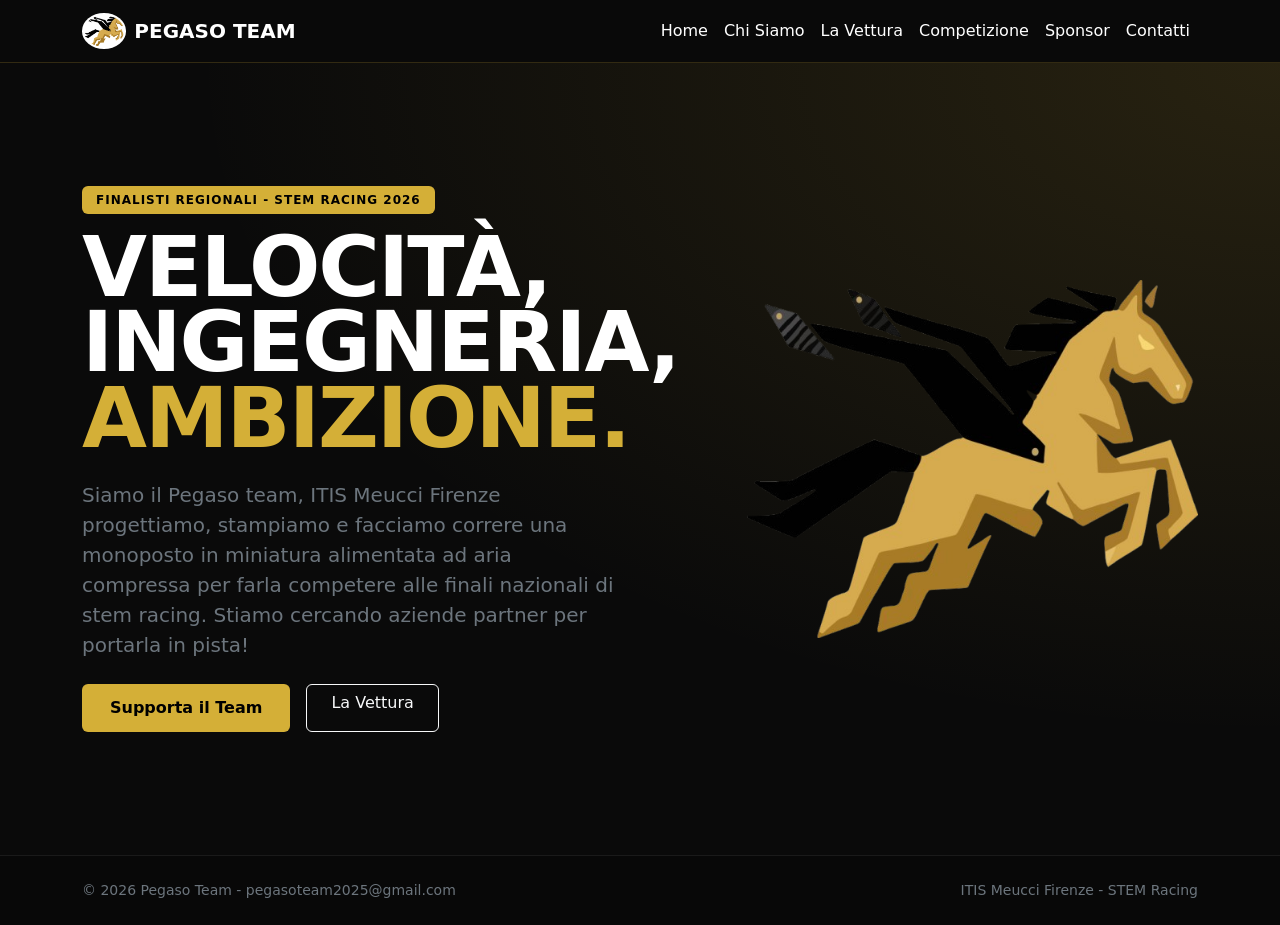
<file: index.html>
<!DOCTYPE html>
<html lang="it">

<head>
    <meta charset="UTF-8">
    <meta name="viewport" content="width=device-width, initial-scale=1.0">
    <!-- CSS BOOTSTRAP -->
    <link href="https://cdn.jsdelivr.net/npm/bootstrap@5.3.8/dist/css/bootstrap.min.css" rel="stylesheet">
    <!-- ICONE BOOTSTRAP -->
    <link rel="stylesheet" href="https://cdn.jsdelivr.net/npm/bootstrap-icons@1.13.1/font/bootstrap-icons.min.css">
    <!-- CSS PERSONALE -->
    <link rel="stylesheet" href="./css/style.css">
    <title>Pegaso Team | ITIS Meucci - STEM Racing Italy</title>
</head>

<body>
    <!-- NAVBAR -->
    <nav class="navbar navbar-expand-lg sticky-top" data-bs-theme="dark">
        <div class="container">
            <a class="navbar-brand d-flex align-items-center gap-2 text-white" href="index.html">
                <img src="./images/logo_pegaso.png" style="height:36px;background:white;border-radius:50%;padding:2px;"
                    alt="Pegaso">
                <span class="fw-bold">PEGASO TEAM</span>
            </a>
            <button class="navbar-toggler" type="button" data-bs-toggle="collapse" data-bs-target="#navbarNav">
                <span class="navbar-toggler-icon"></span>
            </button>
            <div class="collapse navbar-collapse" id="navbarNav">
                <ul class="navbar-nav ms-auto align-items-lg-center">
                    <li class="nav-item"><a class="nav-link active text-white" href="index.html">Home</a></li>
                    <li class="nav-item"><a class="nav-link text-white" href="./pages/chi-siamo.html">Chi Siamo</a></li>
                    <li class="nav-item"><a class="nav-link text-white" href="./pages/vettura.html">La Vettura</a></li>
                    <li class="nav-item"><a class="nav-link text-white"
                            href="./pages/competizione.html">Competizione</a></li>
                    <li class="nav-item"><a class="nav-link text-white" href="./pages/sponsor.html">Sponsor</a></li>
                    <li class="nav-item"><a class="nav-link text-white" href="./pages/contatti.html">Contatti</a></li>
                </ul>
            </div>
        </div>
    </nav>
    <!-- INFO GENERALI -->
    <div class="hero">
        <div class="container">
            <div class="row align-items-center g-4">
                <div class="col-12 col-lg-7 col-md-12 col-sm-12">
                    <span class="badge badge-gold mb-3">FINALISTI REGIONALI - STEM RACING 2026</span>
                    <h1>VELOCITÀ,<br>INGEGNERIA,<br><span>AMBIZIONE.</span></h1>
                    <p class="lead text-secondary mt-4 col-12 col-lg-10">
                        Siamo il Pegaso team, ITIS Meucci Firenze progettiamo, stampiamo e facciamo correre una
                        monoposto in miniatura alimentata ad aria compressa per farla competere alle finali nazionali di stem
                        racing.
                        Stiamo cercando aziende partner per portarla in pista!
                    </p>
                    <div class="d-flex gap-3 mt-4 flex-wrap">
                        <a href="./pages/sponsor.html" class="btn btn-gold">Supporta il Team</a>
                        <a href="./pages/vettura.html" class="btn btn-outline-light px-4">La Vettura</a>
                    </div>
                </div>
                <div class="col-12 col-lg-5 col-md-12 col-sm-12 text-center">
                    <img src="./images/logo_pegaso.png" class="img-fluid logo-pegaso-hero logo-senza-sfondo"
                        alt="Logo Pegaso Team">
                </div>
            </div>
        </div>
    </div>
    <!-- FOOTER -->
    <footer class="py-4 text-center text-secondary small">
        <div class="container d-flex flex-column flex-md-row justify-content-between">
            <span>© 2026 Pegaso Team - pegasoteam2025@gmail.com</span>
            <span>ITIS Meucci Firenze - STEM Racing</span>
        </div>
    </footer>

    <!-- JS BOOTSTRAP -->
    <script src="https://cdn.jsdelivr.net/npm/bootstrap@5.3.8/dist/js/bootstrap.bundle.min.js"
        integrity="sha384-FKyoEForCGlyvwx9Hj09JcYn3nv7wiPVlz7YYwJrWVcXK/BmnVDxM+D2scQbITxI"
        crossorigin="anonymous"></script>
</body>

</html>
</file>
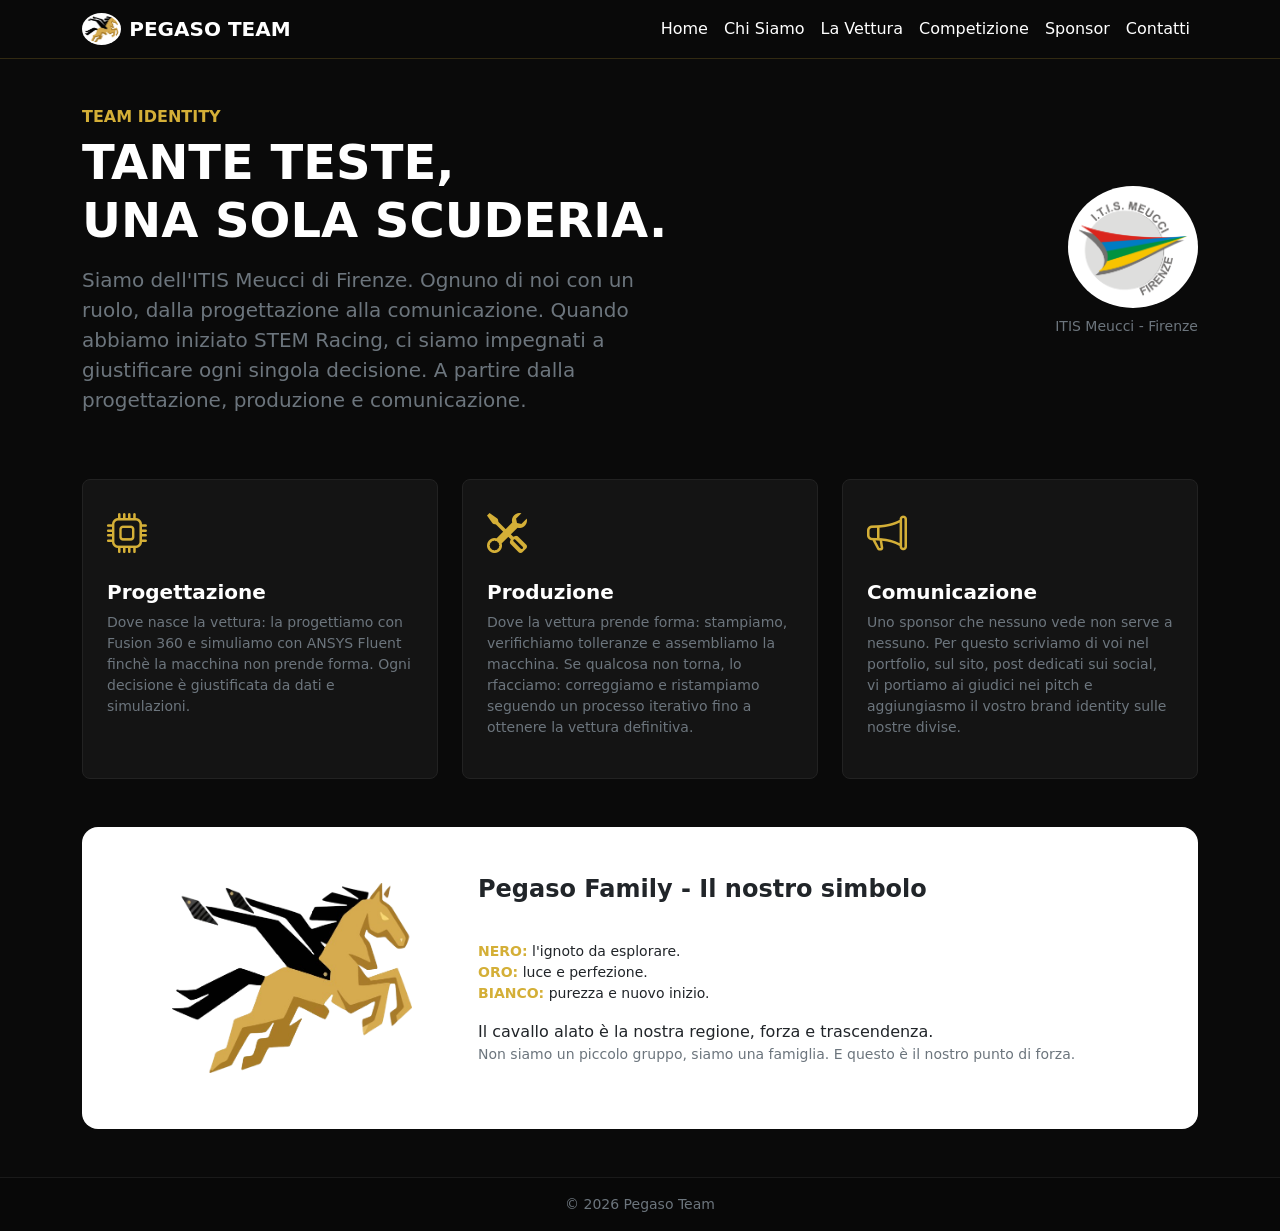
<file: pages/chi-siamo.html>
<!DOCTYPE html>
<html lang="en">

<head>
    <meta charset="UTF-8">
    <meta name="viewport" content="width=device-width, initial-scale=1.0">
    <!-- CSS BOOTSTRAP -->
    <link href="https://cdn.jsdelivr.net/npm/bootstrap@5.3.8/dist/css/bootstrap.min.css" rel="stylesheet"
        integrity="sha384-sRIl4kxILFvY47J16cr9ZwB07vP4J8+LH7qKQnuqkuIAvNWLzeN8tE5YBujZqJLB" crossorigin="anonymous">
    <!-- ICONE BOOTSTRAP -->
    <link rel="stylesheet" href="https://cdn.jsdelivr.net/npm/bootstrap-icons@1.13.1/font/bootstrap-icons.min.css">
    <!-- CSS PERSONALE -->
    <link rel="stylesheet" href="../css/style.css">
    <title>Chi Siamo | Pegaso Team</title>
</head>

<body>
    <!-- NAVBAR -->
    <nav class="navbar navbar-expand-lg sticky-top" data-bs-theme="dark">
        <div class="container">
            <a class="navbar-brand d-flex align-items-center gap-2 text-white" href="../index.html">
                <img src="../images/logo_pegaso.png" class="logo-pegaso-nav" alt="Pegaso"
                    style="height:32px;background:white;border-radius:50%;padding:2px;">
                <span class="fw-bold">PEGASO TEAM</span>
            </a>
            <button class="navbar-toggler" type="button" data-bs-toggle="collapse" data-bs-target="#navbarNav">
                <span class="navbar-toggler-icon"></span>
            </button>
            <div class="collapse navbar-collapse" id="navbarNav">
                <ul class="navbar-nav ms-auto">
                    <li class="nav-item"><a class="nav-link text-white" href="../index.html">Home</a></li>
                    <li class="nav-item"><a class="nav-link text-white" href="chi-siamo.html">Chi Siamo</a></li>
                    <li class="nav-item"><a class="nav-link active text-white" href="vettura.html">La Vettura</a></li>
                    <li class="nav-item"><a class="nav-link text-white" href="competizione.html">Competizione</a></li>
                    <li class="nav-item"><a class="nav-link text-white" href="sponsor.html">Sponsor</a></li>
                    <li class="nav-item"><a class="nav-link text-white" href="contatti.html">Contatti</a></li>
                </ul>
            </div>
        </div>
    </nav>

    <!-- TEAM IDENTITY -->
    <div class="container py-5">
        <div class="row mb-5 align-items-center g-4">
            <div class="col-12 col-lg-8 col-md-12 col-sm-12">
                <h6 class="gold-text fw-bold">TEAM IDENTITY</h6>
                <h1 class="display-5 fw-bold">TANTE TESTE,<br>UNA SOLA SCUDERIA.</h1>
                <p class="text-secondary lead mt-3 col-12 col-lg-10">
                    Siamo dell'ITIS Meucci di Firenze.
                    Ognuno di noi con un ruolo, dalla progettazione alla comunicazione.
                    Quando abbiamo iniziato STEM Racing, ci siamo impegnati a giustificare ogni singola decisione.
                    A partire dalla progettazione, produzione e comunicazione.
                </p>
            </div>
            <div class="col-12 col-lg-4 col-md-12 col-sm-12 text-lg-end text-center">
                <!-- LOGO MEUCCI - CHI SIAMO -->
                <img src="../images/logo_meucci.png" class="bg-white rounded-circle p-2" style="width:130px;"
                    alt="Logo ITIS Meucci">
                <p class="small text-secondary mt-2">ITIS Meucci - Firenze</p>
            </div>
        </div>
        <!-- DIVISIONE COMPITI -->
        <div class="row g-4">
            <div class="col-12 col-lg-4 col-md-6 col-sm-12">
                <div class="card-dark p-4 rounded-3 h-100">
                    <i class="bi bi-cpu fs-1 gold-text"></i>
                    <h5 class="mt-3 fw-bold">Progettazione</h5>
                    <p class="small text-secondary">
                        Dove nasce la vettura: la progettiamo con Fusion 360 e simuliamo con ANSYS Fluent finchè la
                        macchina non prende forma.
                        Ogni decisione è giustificata da dati e simulazioni.
                    </p>
                </div>
            </div>
            <div class="col-12 col-lg-4 col-md-6 col-sm-12">
                <div class="card-dark p-4 rounded-3 h-100">
                    <i class="bi bi-tools fs-1 gold-text"></i>
                    <h5 class="mt-3 fw-bold">Produzione</h5>
                    <p class="small text-secondary">
                        Dove la vettura prende forma: stampiamo, verifichiamo tolleranze e assembliamo la macchina. Se
                        qualcosa non torna, lo rfacciamo: correggiamo e ristampiamo seguendo un processo iterativo fino
                        a ottenere la vettura definitiva.
                    </p>
                </div>
            </div>
            <div class="col-12 col-lg-4 col-md-12 col-sm-12">
                <div class="card-dark p-4 rounded-3 h-100">
                    <i class="bi bi-megaphone fs-1 gold-text"></i>
                    <h5 class="mt-3 fw-bold">Comunicazione</h5>
                    <p class="small text-secondary">
                        Uno sponsor che nessuno vede non serve a nessuno. Per questo scriviamo di voi nel portfolio, sul
                        sito, post dedicati sui social, vi portiamo ai giudici nei pitch e aggiungiasmo il vostro brand
                        identity sulle nostre divise.
                    </p>
                </div>
            </div>
        </div>

        <!-- PRESENTAZIONE DEI COLORI DEL TEAM -->
        <div class="bg-white text-dark rounded-4 p-4 p-lg-5 mt-5">
            <div class="row align-items-center g-4">
                <div class="col-12 col-lg-4 col-md-12 col-sm-12 text-center">
                    <img src="../images/logo_pegaso.png" class="img-fluid" style="max-width:240px;" alt="Logo Pegaso">
                </div>
                <div class="col-12 col-lg-8 col-md-12 col-sm-12">
                    <h4 class="fw-bold">Pegaso Family - Il nostro simbolo</h4>
                    <p class="small mt-3">
                        <strong class="gold-text"> <br> NERO:</strong> l'ignoto da esplorare.
                        <strong class="gold-text"> <br> ORO:</strong> luce e perfezione.
                        <strong class="gold-text"> <br> BIANCO:</strong> purezza e nuovo inizio.



                    </p>

                    <p class="mb-0">
                        Il cavallo alato è la nostra regione, forza e trascendenza.
                    </p>

                    <p class="small text-secondary">
                        Non siamo un piccolo gruppo, siamo una famiglia. E questo è il nostro punto di forza.
                    </p>
                </div>
            </div>
        </div>
    </div>

    <!-- FOOTER -->
    <footer class="py-3 text-center text-secondary small">© 2026 Pegaso Team</footer>

    <!-- JS BOOTSTRAP -->
    <script src="https://cdn.jsdelivr.net/npm/bootstrap@5.3.8/dist/js/bootstrap.bundle.min.js"
        integrity="sha384-FKyoEForCGlyvwx9Hj09JcYn3nv7wiPVlz7YYwJrWVcXK/BmnVDxM+D2scQbITxI"
        crossorigin="anonymous"></script>
</body>

</html>
</file>
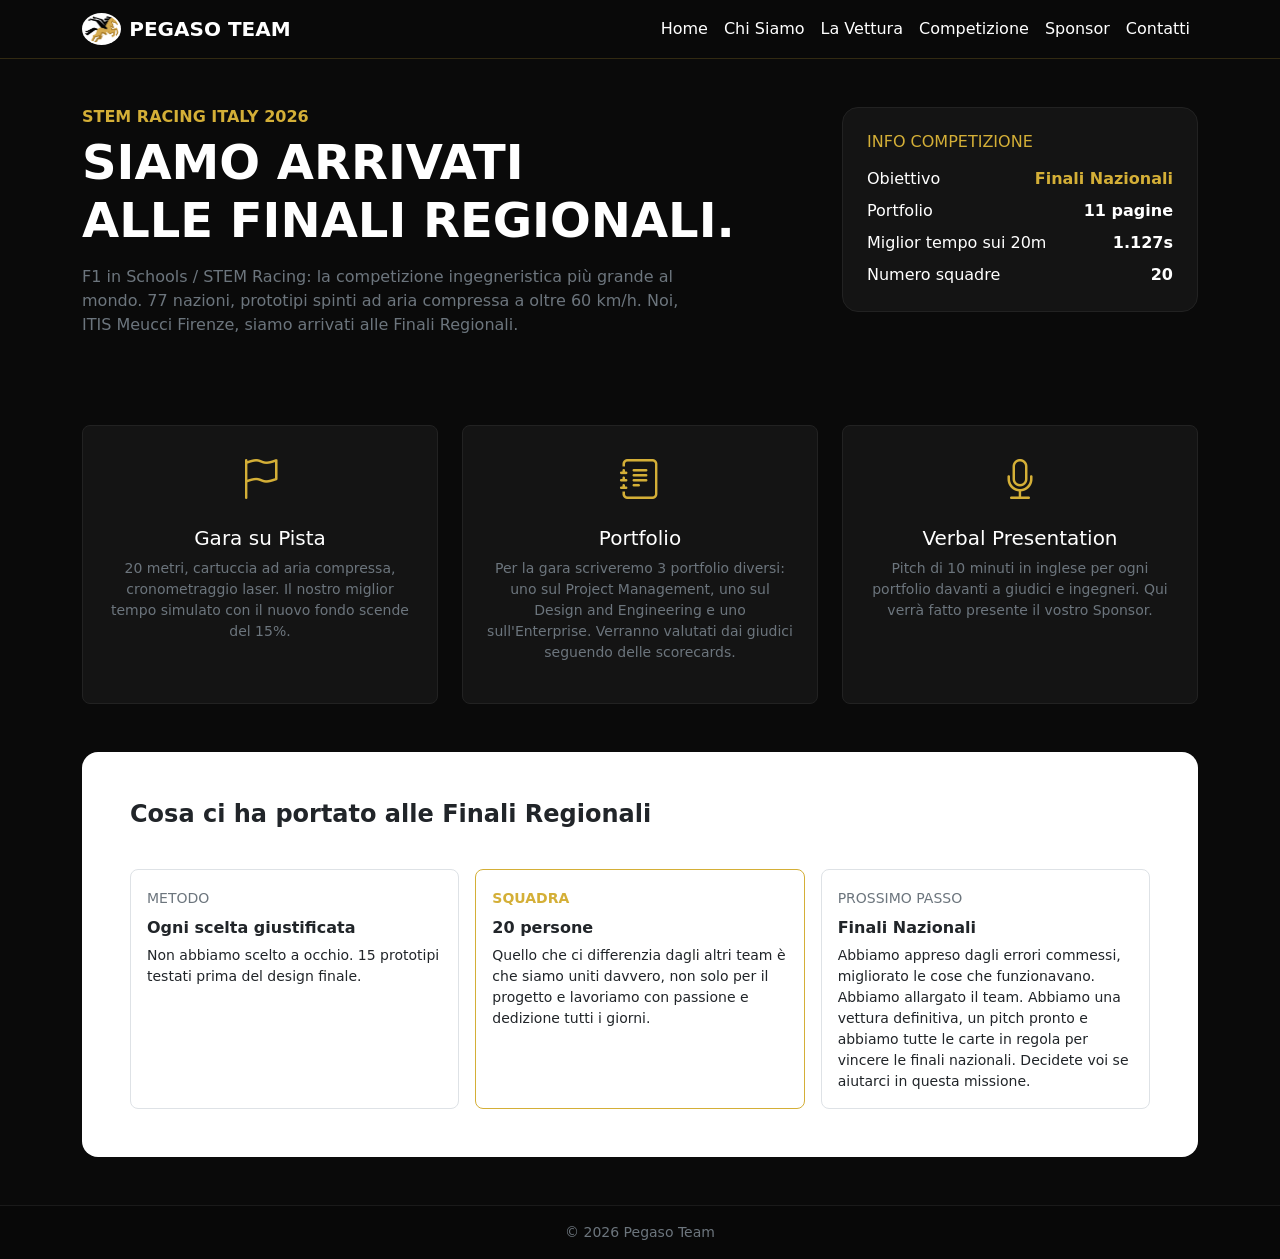
<file: pages/competizione.html>
<!DOCTYPE html>
<html lang="it">

<head>
    <meta charset="UTF-8">
    <meta name="viewport" content="width=device-width, initial-scale=1.0">
    <!-- CSS BOOTSTRAP -->
    <link href="https://cdn.jsdelivr.net/npm/bootstrap@5.3.8/dist/css/bootstrap.min.css" rel="stylesheet"
        integrity="sha384-sRIl4kxILFvY47J16cr9ZwB07vP4J8+LH7qKQnuqkuIAvNWLzeN8tE5YBujZqJLB" crossorigin="anonymous">
    <!-- ICONE BOOTSTRAP -->
    <link rel="stylesheet" href="https://cdn.jsdelivr.net/npm/bootstrap-icons@1.13.1/font/bootstrap-icons.min.css">
    <!-- CSS PERSONALE -->
    <link rel="stylesheet" href="../css/style.css">
    <title>Competizione | Pegaso Team</title>
</head>

<body>
    <!-- NAVBAR -->
    <nav class="navbar navbar-expand-lg sticky-top" data-bs-theme="dark">
        <div class="container">
            <a class="navbar-brand d-flex align-items-center gap-2 text-white" href="../index.html">
                <img src="../images/logo_pegaso.png" class="logo-pegaso-nav" alt="Pegaso"
                    style="height:32px;background:white;border-radius:50%;padding:2px;">
                <span class="fw-bold">PEGASO TEAM</span>
            </a>
            <button class="navbar-toggler" type="button" data-bs-toggle="collapse" data-bs-target="#navbarNav">
                <span class="navbar-toggler-icon"></span>
            </button>
            <div class="collapse navbar-collapse" id="navbarNav">
                <ul class="navbar-nav ms-auto">
                    <li class="nav-item"><a class="nav-link text-white" href="../index.html">Home</a></li>
                    <li class="nav-item"><a class="nav-link text-white" href="chi-siamo.html">Chi Siamo</a></li>
                    <li class="nav-item"><a class="nav-link text-white" href="vettura.html">La Vettura</a></li>
                    <li class="nav-item"><a class="nav-link active text-white" href="competizione.html">Competizione</a>
                    </li>
                    <li class="nav-item"><a class="nav-link text-white" href="sponsor.html">Sponsor</a></li>
                    <li class="nav-item"><a class="nav-link text-white" href="contatti.html">Contatti</a></li>
                </ul>
            </div>
        </div>
    </nav>

    <!-- PANORAMICA DI PRESENTAZIONE -->
    <div class="container py-5">
        <div class="row">
            <div class="col-12 col-lg-8 col-md-12 col-sm-12">
                <h6 class="gold-text fw-bold">STEM RACING ITALY 2026</h6>
                <h1 class="display-5 fw-bold">SIAMO ARRIVATI<br>ALLE FINALI REGIONALI.</h1>
                <p class="text-secondary mt-3 col-12 col-lg-10">
                    F1 in Schools / STEM Racing: la competizione ingegneristica più grande al mondo.
                    77 nazioni, prototipi spinti ad aria compressa a oltre 60 km/h.
                    Noi, ITIS Meucci Firenze, siamo arrivati alle Finali Regionali.
                </p>
            </div>
            <div class="col-12 col-lg-4 col-md-12 col-sm-12 mt-4 mt-lg-0">
                <div class="card-dark p-4 rounded-4">
                    <h6 class="gold-text">INFO COMPETIZIONE</h6>
                    <div class="d-flex justify-content-between mt-3">
                        <span>Obiettivo</span><strong class="gold-text">Finali Nazionali</strong>
                    </div>
                    <div class="d-flex justify-content-between mt-2">
                        <span>Portfolio</span><strong>11 pagine</strong>
                    </div>
                    <div class="d-flex justify-content-between mt-2">
                        <span>Miglior tempo sui 20m</span><strong>1.127s</strong>
                    </div>
                    <div class="d-flex justify-content-between mt-2">
                        <span>Numero squadre</span><strong>20</strong>
                    </div>
                </div>
            </div>
        </div>

        <!-- INFORMAZIONI GARA -->
        <div class="row g-4 mt-5">
            <div class="col-12 col-lg-4 col-md-6 col-sm-12">
                <div class="card-dark p-4 rounded-3 h-100 text-center">
                    <i class="bi bi-flag fs-1 gold-text"></i>
                    <h5 class="mt-3">Gara su Pista</h5>
                    <p class="small text-secondary">20 metri, cartuccia ad aria compressa, cronometraggio laser. Il
                        nostro miglior tempo simulato con il nuovo fondo scende del 15%.</p>
                </div>
            </div>

            <div class="col-12 col-lg-4 col-md-6 col-sm-12">
                <div class="card-dark p-4 rounded-3 h-100 text-center">
                    <i class="bi bi-journal-text fs-1 gold-text"></i>
                    <h5 class="mt-3">Portfolio</h5>
                    <p class="small text-secondary">Per la gara scriveremo 3 portfolio diversi: uno sul Project
                        Management, uno sul Design and Engineering e uno sull'Enterprise. Verranno valutati dai giudici
                        seguendo delle scorecards.</p>
                </div>
            </div>
            <div class="col-12 col-lg-4 col-md-12 col-sm-12">
                <div class="card-dark p-4 rounded-3 h-100 text-center">
                    <i class="bi bi-mic fs-1 gold-text"></i>
                    <h5 class="mt-3">Verbal Presentation</h5>
                    <p class="small text-secondary">Pitch di 10 minuti in inglese per ogni portfolio davanti a giudici e
                        ingegneri. Qui verrà fatto presente il vostro Sponsor.</p>
                </div>
            </div>
        </div>

        <!-- COME SIAMO ARRIVATI ALLE FINALI REGIONALI -->
        <div class="bg-white text-dark rounded-4 p-4 p-lg-5 mt-5">
            <h4 class="fw-bold">Cosa ci ha portato alle Finali Regionali</h4>
            <div class="row mt-4 g-3">
                <div class="col-12 col-md-4 col-sm-12">
                    <div class="border rounded-3 p-3 h-100">
                        <small class="text-secondary">METODO</small>
                        <h6 class="mt-2 fw-bold">Ogni scelta giustificata</h6>
                        <p class="small mb-0">Non abbiamo scelto a occhio. 15 prototipi testati prima del design finale.
                        </p>
                    </div>
                </div>
                <div class="col-12 col-md-4 col-sm-12">
                    <div class="border rounded-3 p-3 h-100" style="border-color:var(--gold)!important;">
                        <small class="gold-text fw-bold">SQUADRA</small>
                        <h6 class="mt-2 fw-bold">20 persone</h6>
                        <p class="small mb-0">Quello che ci differenzia dagli altri team è che siamo uniti davvero, non
                            solo per il progetto e lavoriamo con passione e dedizione tutti i giorni.</p>
                    </div>
                </div>
                <div class="col-12 col-md-4 col-sm-12">
                    <div class="border rounded-3 p-3 h-100">
                        <small class="text-secondary">PROSSIMO PASSO</small>
                        <h6 class="mt-2 fw-bold">Finali Nazionali</h6>
                        <p class="small mb-0">Abbiamo appreso dagli errori commessi, migliorato le cose che
                            funzionavano. Abbiamo allargato il team. Abbiamo una vettura definitiva, un pitch pronto e
                            abbiamo tutte le carte in regola per vincere le finali nazionali. Decidete voi se aiutarci
                            in questa missione.</p>
                    </div>
                </div>
            </div>
        </div>
    </div>

    <!-- FOOTER -->
    <footer class="py-3 text-center text-secondary small">© 2026 Pegaso Team</footer>

    <!-- JS BOOTSTRAP -->
    <script src="https://cdn.jsdelivr.net/npm/bootstrap@5.3.8/dist/js/bootstrap.bundle.min.js"
        integrity="sha384-FKyoEForCGlyvwx9Hj09JcYn3nv7wiPVlz7YYwJrWVcXK/BmnVDxM+D2scQbITxI"
        crossorigin="anonymous"></script>
</body>

</html>
</file>
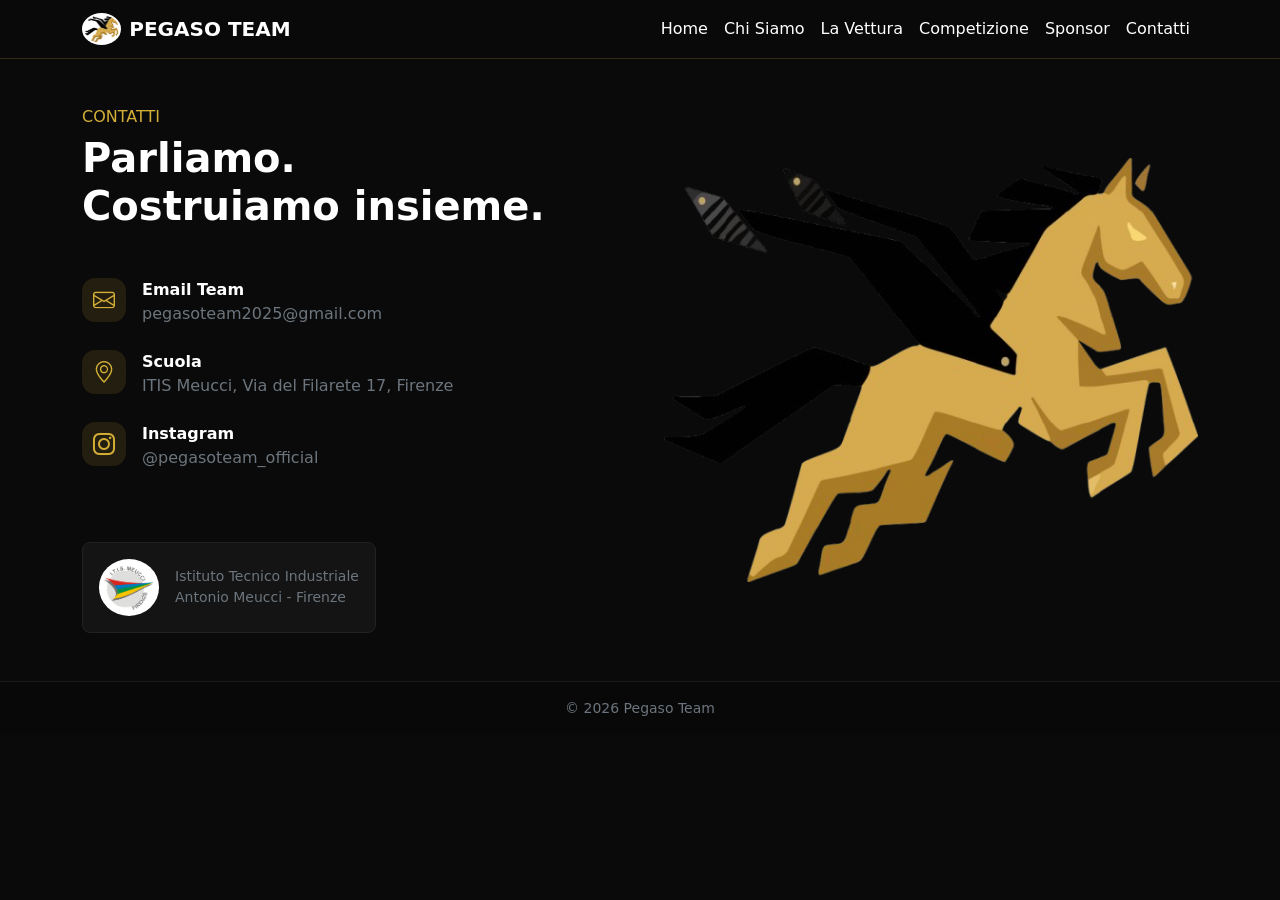
<file: pages/contatti.html>
<!DOCTYPE html>
<html lang="it">

<head>
    <meta charset="UTF-8">
    <meta name="viewport" content="width=device-width, initial-scale=1.0">
    <!-- CSS BOOTSTRAP -->
    <link href="https://cdn.jsdelivr.net/npm/bootstrap@5.3.8/dist/css/bootstrap.min.css" rel="stylesheet"
        integrity="[STRIPPED 71 bytes]" crossorigin="anonymous">
    <!-- ICONE BOOTSTRAP -->
    <link rel="stylesheet" href="https://cdn.jsdelivr.net/npm/bootstrap-icons@1.13.1/font/bootstrap-icons.min.css">
    <!-- CSS PERSONALE -->
    <link rel="stylesheet" href="../css/style.css">
    <title>Contatti | Pegaso Team</title>
</head>

<body>
    <!-- NAVBAR -->
    <nav class="navbar navbar-expand-lg sticky-top" data-bs-theme="dark">
        <div class="container">
            <a class="navbar-brand d-flex align-items-center gap-2 text-white" href="../index.html">
                <img src="../images/logo_pegaso.png" class="logo-pegaso-nav" alt="Pegaso">
                <span class="fw-bold">PEGASO TEAM</span>
            </a>
            <button class="navbar-toggler" type="button" data-bs-toggle="collapse" data-bs-target="#navbarNav">
                <span class="navbar-toggler-icon"></span>
            </button>
            <div class="collapse navbar-collapse" id="navbarNav">
                <ul class="navbar-nav ms-auto">
                    <li class="nav-item"><a class="nav-link text-white" href="../index.html">Home</a></li>
                    <li class="nav-item"><a class="nav-link text-white" href="chi-siamo.html">Chi Siamo</a></li>
                    <li class="nav-item"><a class="nav-link text-white" href="vettura.html">La Vettura</a></li>
                    <li class="nav-item"><a class="nav-link text-white" href="competizione.html">Competizione</a></li>
                    <li class="nav-item"><a class="nav-link text-white" href="sponsor.html">Sponsor</a></li>
                    <li class="nav-item"><a class="nav-link active text-white" href="contatti.html">Contatti</a></li>
                </ul>
            </div>
        </div>
    </nav>

    <!-- CONTATTI -->
    <div class="container py-5">
        <div class="row g-5 align-items-center">
            <div class="col-12 col-lg-6">
                <h6 class="gold-text">CONTATTI</h6>
                <h1 class="display-6 fw-bold">Parliamo.<br>Costruiamo insieme.</h1>
                <div class="mt-5">
                    <!-- EMAIL - APRE LA MAIL -->
                    <div class="d-flex gap-3 mb-4">
                        <a href="https://mail.google.com/mail/u/0/?tab=rm&ogbl#inbox" target="_blank"><i
                                class="bi bi-envelope icona-contatto icona-email"></i></a>
                        <div><strong>Email Team</strong><br><span class="text-secondary">pegasoteam2025@gmail.com</span>
                        </div>
                    </div>

                    <!-- SCUOLA - APRE GOOGLE MAPS -->
                    <div class="d-flex gap-3 mb-4">
                        <a href="https://www.google.com/maps/search/?api=1&query=ITIS+Meucci+Via+del+Filarete+17+Firenze"
                            target="_blank"><i class="bi bi-geo-alt icona-contatto icona-mappa"></i></a>
                        <div><strong>Scuola</strong><br><span class="text-secondary">ITIS Meucci, Via del Filarete 17,
                                Firenze</span></div>
                    </div>

                    <!-- INSTAGRAM - APRE INSTAGRAM -->
                    <div class="d-flex gap-3 mb-4">
                        <a href="https://www.instagram.com/pegasoteam_official" target="_blank"><i
                                class="bi bi-instagram icona-contatto icona-instagram"></i></a>
                        <div><strong>Instagram</strong><br><span class="text-secondary">@pegasoteam_official</span>
                        </div>
                    </div>
                </div>
                <!-- LOGO MEUCCI - CONTATTI FOOTER INFO -->
                <div class="mt-5 p-3 rounded-3 card-dark d-inline-flex align-items-center gap-3">
                    <img src="../images/logo_meucci.png" class="logo-meucci-contatti" alt="Meucci">
                    <small class="text-secondary">Istituto Tecnico Industriale<br>Antonio Meucci - Firenze</small>
                </div>
            </div>
            <div class="col-12 col-lg-6 text-center">
                <img src="../images/logo_pegaso.png" class="img-fluid logo-pegaso-hero logo-senza-sfondo"
                    alt="Pegaso Team">
            </div>
        </div>
    </div>

    <!-- FOOTER -->
    <footer class="py-3 text-center text-secondary small">© 2026 Pegaso Team</footer>

    <!-- JS BOOTSTRAP -->
    <script src="https://cdn.jsdelivr.net/npm/bootstrap@5.3.8/dist/js/bootstrap.bundle.min.js"
        integrity="[STRIPPED 71 bytes]" crossorigin="anonymous"></script>
</body>

</html>
</file>
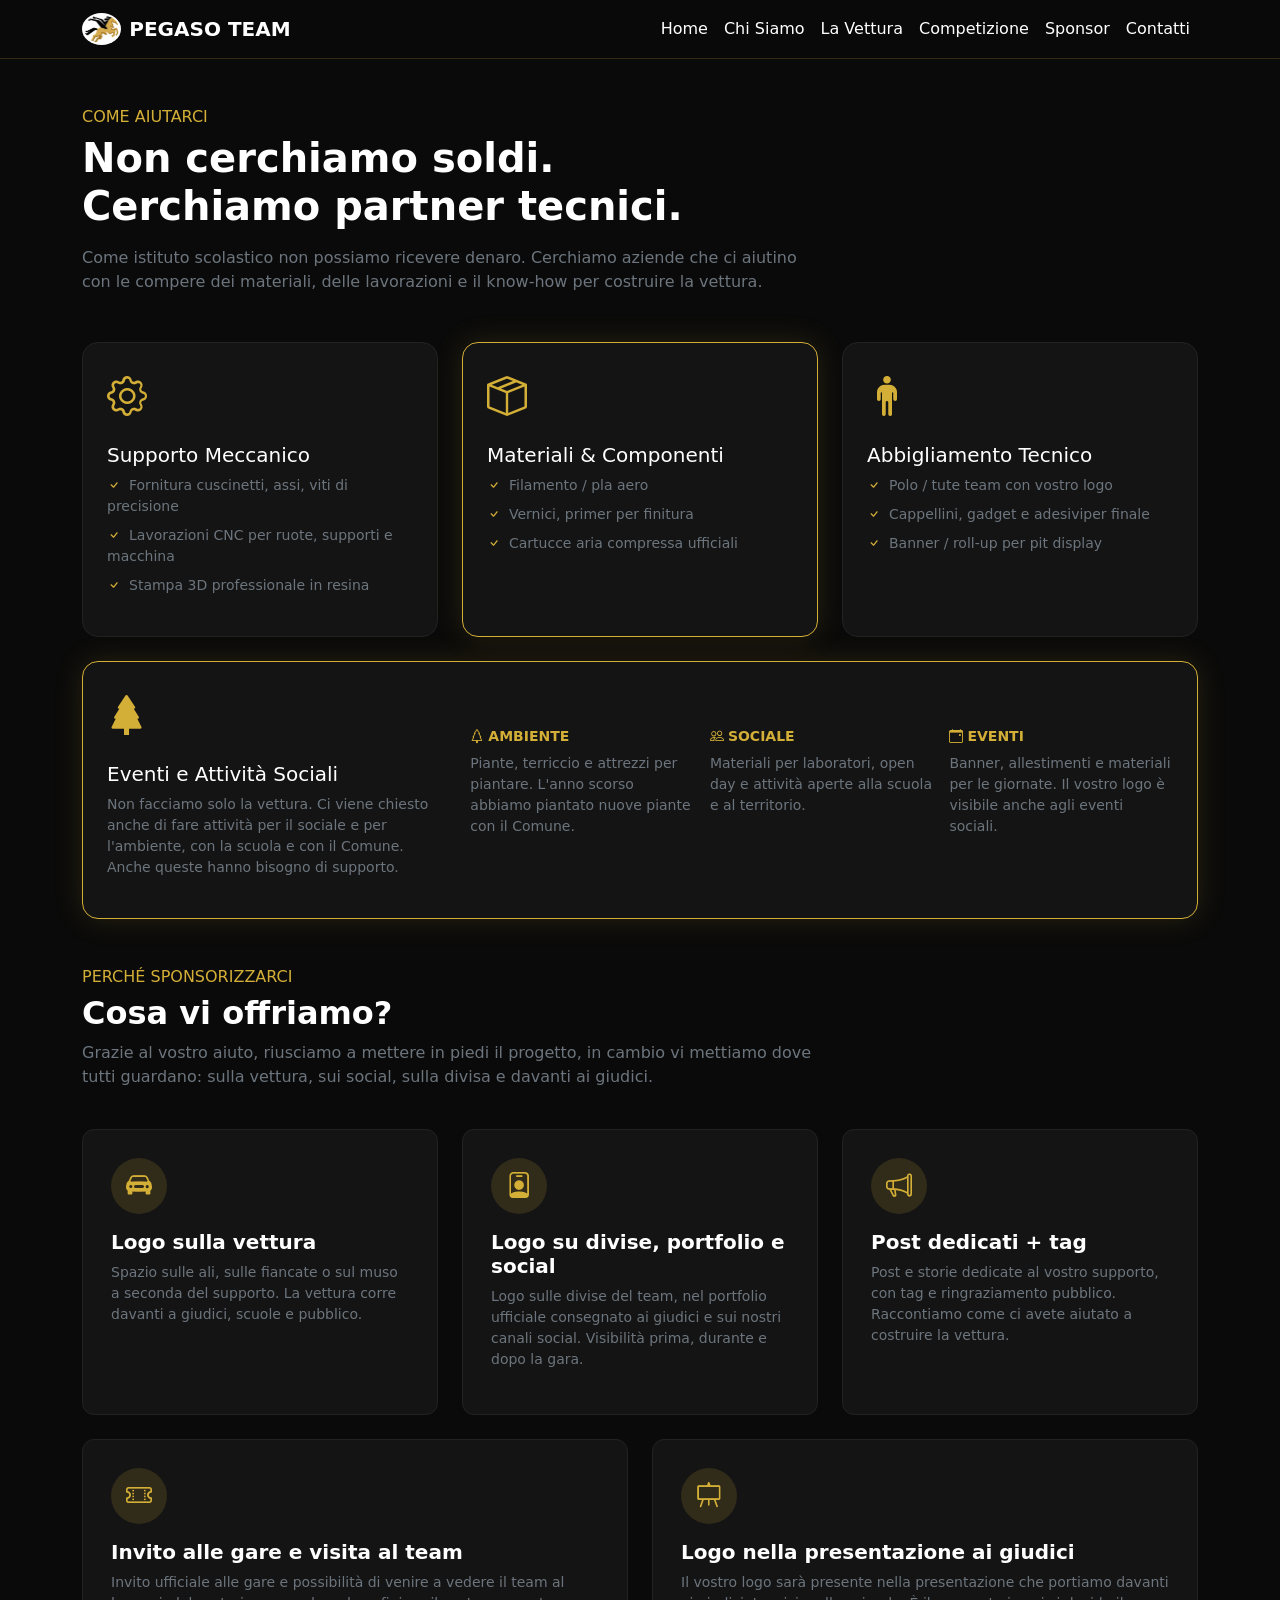
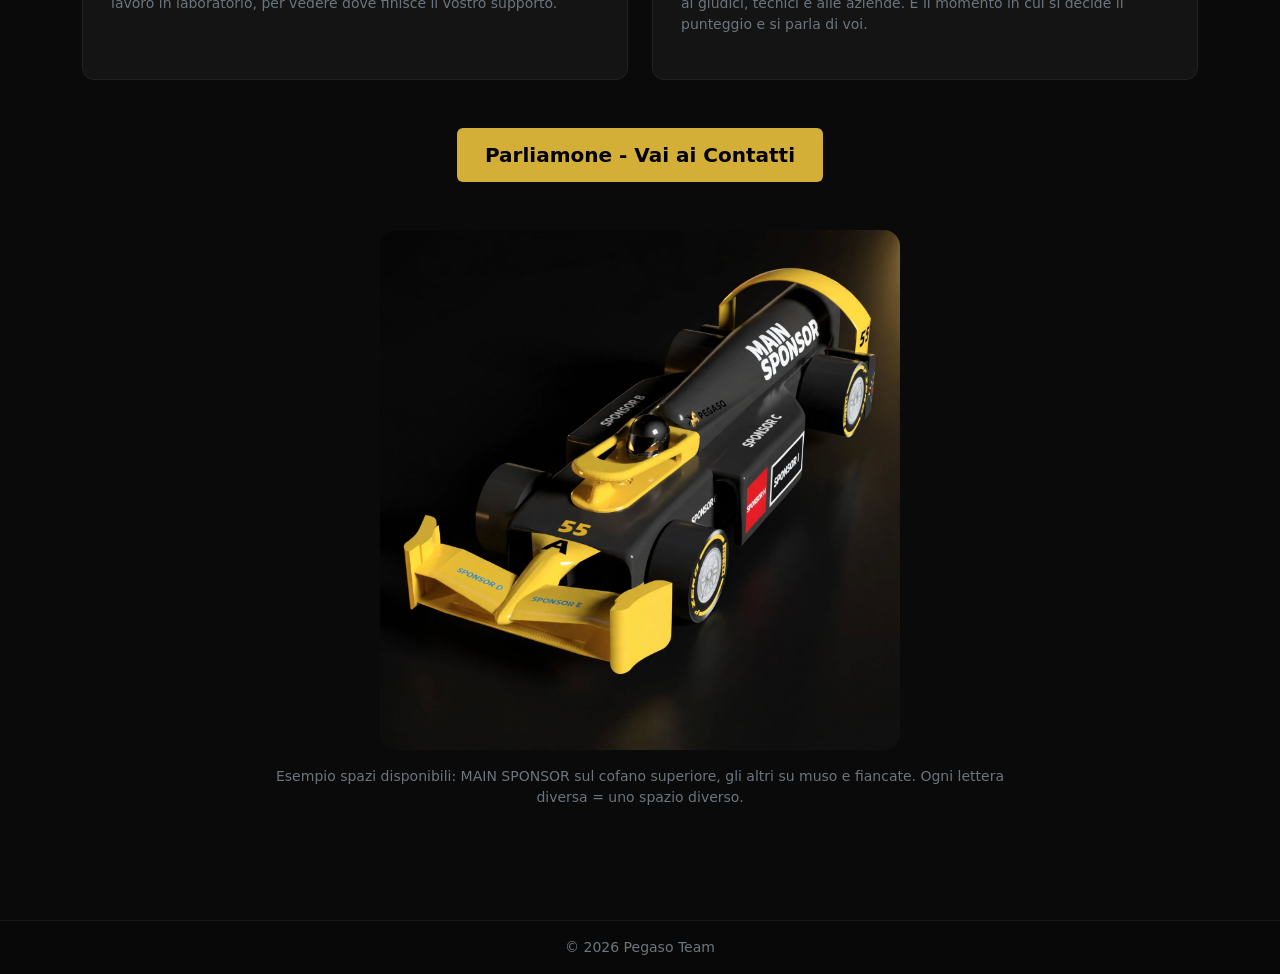
<file: pages/sponsor.html>
<!DOCTYPE html>
<html lang="it">

<head>
    <meta charset="UTF-8">
    <meta name="viewport" content="width=device-width, initial-scale=1.0">
    <!-- CSS BOOTSTRAP -->
    <link href="https://cdn.jsdelivr.net/npm/bootstrap@5.3.8/dist/css/bootstrap.min.css" rel="stylesheet">
    <!-- IOCNE BOOTSTRAP -->
    <link rel="stylesheet" href="https://cdn.jsdelivr.net/npm/bootstrap-icons@1.13.1/font/bootstrap-icons.min.css">
    <!-- CSS PERSONALE -->
    <link rel="stylesheet" href="../css/style.css">
    <title>Sponsor | Pegaso Team</title>
</head>

<body>
    <!-- NAVBAR -->
    <nav class="navbar navbar-expand-lg sticky-top" data-bs-theme="dark">
        <div class="container">
            <a class="navbar-brand d-flex align-items-center gap-2 text-white" href="../index.html">
                <img src="../images/logo_pegaso.png" class="logo-pegaso-nav" alt="Pegaso">
                <span class="fw-bold">PEGASO TEAM</span>
            </a>
            <button class="navbar-toggler" type="button" data-bs-toggle="collapse" data-bs-target="#navbarNav">
                <span class="navbar-toggler-icon"></span>
            </button>
            <div class="collapse navbar-collapse" id="navbarNav">
                <ul class="navbar-nav ms-auto">
                    <li class="nav-item"><a class="nav-link text-white" href="../index.html">Home</a></li>
                    <li class="nav-item"><a class="nav-link text-white" href="chi-siamo.html">Chi Siamo</a></li>
                    <li class="nav-item"><a class="nav-link text-white" href="vettura.html">La Vettura</a></li>
                    <li class="nav-item"><a class="nav-link text-white" href="competizione.html">Competizione</a></li>
                    <li class="nav-item"><a class="nav-link active text-white" href="sponsor.html">Sponsor</a></li>
                    <li class="nav-item"><a class="nav-link text-white" href="contatti.html">Contatti</a></li>
                </ul>
            </div>
        </div>
    </nav>

    <!-- COME AIUTARCI -->
    <div class="container py-5">
        <h6 class="gold-text">COME AIUTARCI</h6>
        <h1 class="display-6 fw-bold">Non cerchiamo soldi.<br>Cerchiamo partner tecnici.</h1>
        <p class="text-secondary col-12 col-lg-8 mt-3">Come istituto scolastico non possiamo ricevere denaro. Cerchiamo
            aziende che ci aiutino con le compere dei materiali, delle lavorazioni e il know-how per costruire la
            vettura.</p>
        <div class="row g-4 mt-4">
            <div class="col-12 col-lg-4 col-md-6 col-sm-12">
                <div class="card-dark p-4 rounded-4 h-100">
                    <i class="bi bi-gear fs-1 gold-text"></i>
                    <h5 class="mt-3">Supporto Meccanico</h5>
                    <ul class="small text-secondary mt-2 list-unstyled">
                        <li class="mb-2"><i class="bi bi-check gold-text me-2"></i>Fornitura cuscinetti, assi, viti di
                            precisione</li>
                        <li class="mb-2"><i class="bi bi-check gold-text me-2"></i>Lavorazioni CNC per ruote, supporti e
                            macchina
                        </li>
                        <li class="mb-2"><i class="bi bi-check gold-text me-2"></i>Stampa 3D professionale in resina
                        </li>
                    </ul>
                </div>
            </div>
            <div class="col-12 col-lg-4 col-md-6 col-sm-12">
                <div class="card-dark tier-gold p-4 rounded-4 h-100">
                    <i class="bi bi-box-seam fs-1 gold-text"></i>
                    <h5 class="mt-3">Materiali & Componenti</h5>
                    <ul class="small text-secondary mt-2 list-unstyled">
                        <li class="mb-2"><i class="bi bi-check gold-text me-2"></i>Filamento / pla aero
                        </li>
                        <li class="mb-2"><i class="bi bi-check gold-text me-2"></i>Vernici, primer per finitura
                        </li>
                        <li class="mb-2"><i class="bi bi-check gold-text me-2"></i>Cartucce aria compressa ufficiali
                        </li>
                    </ul>
                </div>
            </div>
            <div class="col-12 col-lg-4 col-md-12 col-sm-12">
                <div class="card-dark p-4 rounded-4 h-100">
                    <i class="bi bi-person-standing fs-1 gold-text"></i>
                    <h5 class="mt-3">Abbigliamento Tecnico</h5>
                    <ul class="small text-secondary mt-2 list-unstyled">
                        <li class="mb-2"><i class="bi bi-check gold-text me-2"></i>Polo / tute team con vostro logo</li>
                        <li class="mb-2"><i class="bi bi-check gold-text me-2"></i>Cappellini, gadget e adesiviper
                            finale</li>
                        <li class="mb-2"><i class="bi bi-check gold-text me-2"></i>Banner / roll-up per pit display</li>
                    </ul>
                </div>
            </div>

            <!-- SUPPORTO PER EVENTI E ATTIVITA' SOCIALI - INSIEME AI PRIMI 3 -->
            <div class="col-12 col-lg-12 col-md-12 col-sm-12">
                <div class="card-dark tier-gold p-4 rounded-4 h-100">
                    <div class="row align-items-center g-4">
                        <div class="col-12 col-lg-4 col-md-12">
                            <i class="bi bi-tree-fill fs-1 gold-text"></i>
                            <h5 class="mt-3">Eventi e Attività Sociali</h5>
                            <p class="small text-secondary mt-2">
                                Non facciamo solo la vettura. Ci viene chiesto anche di fare attività per il sociale e per l'ambiente, con la scuola e con il Comune. Anche queste hanno bisogno di supporto.
                            </p>
                        </div>
                        <div class="col-12 col-lg-8 col-md-12">
                            <div class="row g-3">
                                <div class="col-12 col-md-4">
                                    <h6 class="gold-text fw-bold small"><i class="bi bi-tree me-1"></i>AMBIENTE</h6>
                                    <p class="small text-secondary">Piante, terriccio e attrezzi per piantare. L'anno scorso abbiamo piantato nuove piante con il Comune.</p>
                                </div>
                                <div class="col-12 col-md-4">
                                    <h6 class="gold-text fw-bold small"><i class="bi bi-people me-1"></i>SOCIALE</h6>
                                    <p class="small text-secondary">Materiali per laboratori, open day e attività aperte alla scuola e al territorio.</p>
                                </div>
                                <div class="col-12 col-md-4">
                                    <h6 class="gold-text fw-bold small"><i class="bi bi-calendar-event me-1"></i>EVENTI</h6>
                                    <p class="small text-secondary">Banner, allestimenti e materiali per le giornate. Il vostro logo è visibile anche agli eventi sociali.</p>
                                </div>
                            </div>
                        </div>
                    </div>
                </div>
            </div>
        </div>

        <!-- COSA OFFRIAMO IN CAMBIO - VERSIONE ESTESA -->
        <!-- PERCHE' SPONSORIZZARCI - QUESTA E' LA PARTE PIU' IMPORTANTE PER LE AZIENDE -->
        <div class="mt-5">
            <h6 class="gold-text">PERCHÉ SPONSORIZZARCI</h6>
            <h2 class="fw-bold">Cosa vi offriamo?</h2>
            <p class="text-secondary col-12 col-lg-8 mt-2">
                Grazie al vostro aiuto, riusciamo a mettere in piedi il progetto, in cambio vi mettiamo dove tutti
                guardano: sulla vettura, sui social, sulla divisa e davanti ai giudici.
            </p>

            <div class="row g-4 mt-3">
                <!-- LOGO VETTURA -->
                <div class="col-12 col-lg-4 col-md-6 col-sm-12">
                    <div class="perche-box">
                        <div class="perche-icon"><i class="bi bi-car-front-fill"></i></div>
                        <h5 class="mt-3 fw-bold">Logo sulla vettura</h5>
                        <p class="small text-secondary mt-2">
                            Spazio sulle ali, sulle fiancate o sul muso a seconda del supporto.
                            La vettura corre davanti a giudici, scuole e pubblico.
                        </p>
                    </div>
                </div>

                <!-- LOGO DIVISE / PORTFOLIO / SOCIAL -->
                <div class="col-12 col-lg-4 col-md-6 col-sm-12">
                    <div class="perche-box">
                        <div class="perche-icon"><i class="bi bi-person-badge"></i></div>
                        <h5 class="mt-3 fw-bold">Logo su divise, portfolio e social</h5>
                        <p class="small text-secondary mt-2">
                            Logo sulle divise del team, nel portfolio ufficiale consegnato ai giudici
                            e sui nostri canali social. Visibilità prima, durante e dopo la gara.
                        </p>
                    </div>
                </div>

                <!-- POST DEDICATI -->
                <div class="col-12 col-lg-4 col-md-6 col-sm-12">
                    <div class="perche-box">
                        <div class="perche-icon"><i class="bi bi-megaphone"></i></div>
                        <h5 class="mt-3 fw-bold">Post dedicati + tag</h5>
                        <p class="small text-secondary mt-2">
                            Post e storie dedicate al vostro supporto, con tag e ringraziamento pubblico.
                            Raccontiamo come ci avete aiutato a costruire la vettura.
                        </p>
                    </div>
                </div>

                <!-- INVITO GARE -->
                <div class="col-12 col-lg-6 col-md-6 col-sm-12">
                    <div class="perche-box">
                        <div class="perche-icon"><i class="bi bi-ticket-perforated"></i></div>
                        <h5 class="mt-3 fw-bold">Invito alle gare e visita al team</h5>
                        <p class="small text-secondary mt-2">
                            Invito ufficiale alle gare e possibilità di venire a vedere il team
                            al lavoro in laboratorio, per vedere dove finisce il vostro supporto.
                        </p>
                    </div>
                </div>

                <!-- LOGO PRESENTAZIONE GIUDICI -->
                <div class="col-12 col-lg-6 col-md-12 col-sm-12">
                    <div class="perche-box">
                        <div class="perche-icon"><i class="bi bi-easel"></i></div>
                        <h5 class="mt-3 fw-bold">Logo nella presentazione ai giudici</h5>
                        <p class="small text-secondary mt-2">
                            Il vostro logo sarà presente nella presentazione che portiamo davanti ai giudici, tecnici e alle aziende.
                            È il momento in cui si decide il punteggio e si parla di voi.
                        </p>
                    </div>
                </div>
            </div>

            <div class="text-center mt-5">
                <a href="contatti.html" class="btn btn-gold btn-lg">Parliamone - Vai ai Contatti</a>
            </div>
        </div>

        <!-- ESEMPIO SPONSOR VETTURA -->
        <div class="my-5 text-center">
            <img src="../images/vettura_sponsor.jpg" class="img-fluid rounded-4 vettura-sponsor-img"
                alt="Template sponsor">
            <div class="row justify-content-center mt-3">
                <div class="col-12 col-lg-8">
                    <p class="small text-secondary">
                        Esempio spazi disponibili: MAIN SPONSOR sul cofano superiore, gli altri su muso e fiancate.
                        Ogni lettera diversa = uno spazio diverso.
                    </p>
                </div>
            </div>
        </div>
    </div>

    <!-- FOOTER -->
    <footer class="py-3 text-center text-secondary small">© 2026 Pegaso Team</footer>

    <!-- JS BOOTSTRAP -->
    <script src="https://cdn.jsdelivr.net/npm/bootstrap@5.3.8/dist/js/bootstrap.bundle.min.js"
        integrity="[STRIPPED 71 bytes]"
        crossorigin="anonymous"></script>
</body>

</html>
</file>
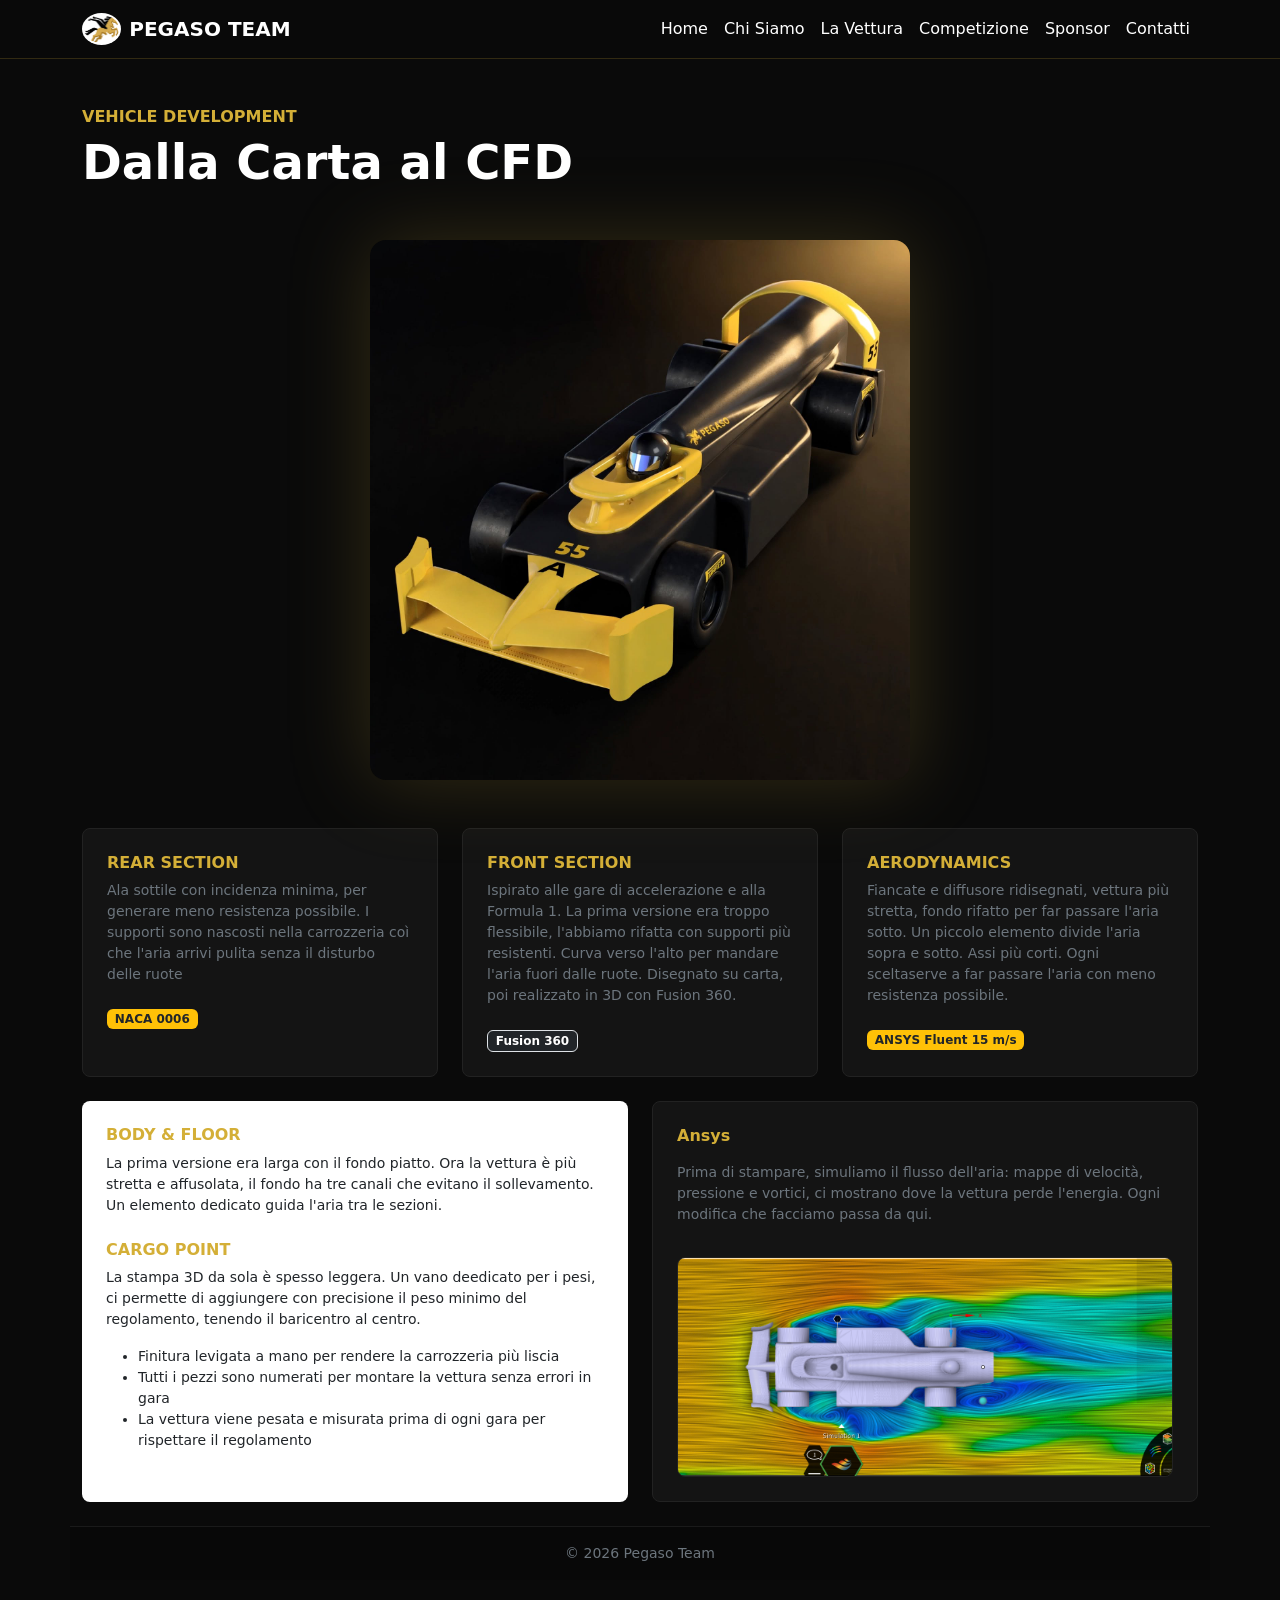
<file: pages/vettura.html>
<!DOCTYPE html>
<html lang="it">

<head>
    <meta charset="UTF-8">
    <meta name="viewport" content="width=device-width, initial-scale=1.0">
    <!-- CSS BOOTSTRAP -->
    <link href="https://cdn.jsdelivr.net/npm/bootstrap@5.3.8/dist/css/bootstrap.min.css" rel="stylesheet"
        integrity="sha384-sRIl4kxILFvY47J16cr9ZwB07vP4J8+LH7qKQnuqkuIAvNWLzeN8tE5YBujZqJLB" crossorigin="anonymous">
    <!-- ICONE BOOTSTRAP -->
    <link rel="stylesheet" href="https://cdn.jsdelivr.net/npm/bootstrap-icons@1.13.1/font/bootstrap-icons.min.css">
    <!-- CSS PERSONALE -->
    <link rel="stylesheet" href="../css/style.css">
    <title>La Vettura | Pegaso Team</title>
</head>

<body>
    <!-- NAVBAR -->
    <nav class="navbar navbar-expand-lg sticky-top" data-bs-theme="dark">
        <div class="container">
            <a class="navbar-brand d-flex align-items-center gap-2 text-white" href="../index.html">
                <img src="../images/logo_pegaso.png" class="logo-pegaso-nav" alt="Pegaso"
                    style="height:32px;background:white;border-radius:50%;padding:2px;">
                <span class="fw-bold">PEGASO TEAM</span>
            </a>
            <button class="navbar-toggler" type="button" data-bs-toggle="collapse" data-bs-target="#navbarNav">
                <span class="navbar-toggler-icon"></span>
            </button>
            <div class="collapse navbar-collapse" id="navbarNav">
                <ul class="navbar-nav ms-auto">
                    <li class="nav-item"><a class="nav-link text-white" href="../index.html">Home</a></li>
                    <li class="nav-item"><a class="nav-link text-white" href="chi-siamo.html">Chi Siamo</a></li>
                    <li class="nav-item"><a class="nav-link active text-white" href="vettura.html">La Vettura</a></li>
                    <li class="nav-item"><a class="nav-link text-white" href="competizione.html">Competizione</a></li>
                    <li class="nav-item"><a class="nav-link text-white" href="sponsor.html">Sponsor</a></li>
                    <li class="nav-item"><a class="nav-link text-white" href="contatti.html">Contatti</a></li>
                </ul>
            </div>
        </div>
    </nav>
    <div class="container py-5">
        <h6 class="gold-text fw-bold">VEHICLE DEVELOPMENT</h6>
        <h1 class="display-5 fw-bold">Dalla Carta al CFD</h1>

        <div class="my-5 text-center">
            <img src="../images/vettura_nuda.jpg" class="img-fluid rounded-4 vettura-nuda-img" alt="Vettura finale">
        </div>
        <!-- INFORMAZIONI MACCHINA -->
        <div class="row g-4">
            <div class="col-12 col-lg-4 col-md-6 col-sm-12">
                <div class="card-dark p-4 h-100 rounded-3">
                    <h6 class="gold-text fw-bold">REAR SECTION</h6>
                    <p class="small text-secondary">
                        Ala sottile con incidenza minima, per generare meno resistenza possibile. I supporti sono
                        nascosti nella carrozzeria coì che l'aria arrivi pulita senza il disturbo delle ruote
                    </p>
                    <span class="badge bg-warning text-dark mt-2">NACA 0006</span>
                </div>
            </div>
            <div class="col-12 col-lg-4 col-md-6 col-sm-12">
                <div class="card-dark p-4 h-100 rounded-3">
                    <h6 class="gold-text fw-bold">FRONT SECTION</h6>
                    <p class="small text-secondary">
                        Ispirato alle gare di accelerazione e alla Formula 1. La prima versione era troppo flessibile,
                        l'abbiamo rifatta con supporti più resistenti. Curva verso l'alto per mandare l'aria fuori dalle
                        ruote. Disegnato su carta, poi realizzato in 3D con Fusion 360.
                    </p>
                    <span class="badge bg-dark border mt-2">Fusion 360</span>
                </div>
            </div>
            <div class="col-12 col-lg-4 col-md-12 col-sm-12">
                <div class="card-dark p-4 h-100 rounded-3">
                    <h6 class="gold-text fw-bold">AERODYNAMICS</h6>
                    <p class="small text-secondary">
                        Fiancate e diffusore ridisegnati, vettura più stretta, fondo rifatto per far passare l'aria
                        sotto. Un piccolo elemento divide l'aria sopra e sotto. Assi più corti. Ogni sceltaserve a far
                        passare l'aria con meno resistenza possibile.
                    </p>
                    <span class="badge bg-warning text-dark mt-2">ANSYS Fluent 15 m/s</span>
                </div>
            </div>
            <div class="col-12 col-lg-6 col-md-12 col-sm-12">
                <div class="bg-white text-dark p-4 rounded-3 h-100">
                    <h6 class="gold-text fw-bold">BODY & FLOOR</h6>
                    <p class="small">
                        La prima versione era larga con il fondo piatto. Ora la vettura è più stretta e affusolata, il
                        fondo ha tre canali che evitano il sollevamento. Un elemento dedicato guida l'aria tra le
                        sezioni.
                    </p>
                    <h6 class="gold-text fw-bold mt-4">CARGO POINT</h6>
                    <p class="small">
                        La stampa 3D da sola è spesso leggera. Un vano deedicato per i pesi, ci permette di aggiungere
                        con precisione il peso minimo del regolamento, tenendo il baricentro al centro.
                    </p>
                    <ul class="small mt-3">
                        <li>Finitura levigata a mano per rendere la carrozzeria più liscia</li>
                        <li>Tutti i pezzi sono numerati per montare la vettura senza errori in gara</li>
                        <li>La vettura viene pesata e misurata prima di ogni gara per rispettare il regolamento</li>
                    </ul>
                </div>
            </div>
            <div class="col-12 col-lg-6 col-md-12 col-sm-12">
                <div class="card-dark p-4 h-100 rounded-3">
                    <h6 class="gold-text fw-bold">Ansys</h6>
                    <p class="small text-secondary mt-3">
                        Prima di stampare, simuliamo il flusso dell'aria: mappe di velocità, pressione e vortici, ci mostrano dove la vettura perde l'energia. Ogni modifica che facciamo passa da qui.
                    </p>
        <!-- FOTO ANSYS - DENTRO IL RIQUADRO -->
            <img src="../images/ansys.png" class="img-fluid rounded-3 ansys-img" alt="Simulazione ANSYS Fluent">
                </div>
            </div>

    <!-- FOOTER -->
    <footer class="py-3 text-center text-secondary small">© 2026 Pegaso Team</footer>

    <!-- JS BOOTSTRAP -->
    <script src="https://cdn.jsdelivr.net/npm/bootstrap@5.3.8/dist/js/bootstrap.bundle.min.js"
        integrity="sha384-FKyoEForCGlyvwx9Hj09JcYn3nv7wiPVlz7YYwJrWVcXK/BmnVDxM+D2scQbITxI"
        crossorigin="anonymous"></script>
</body>

</html>
</file>
<file: css/style.css>
:root {
    --gold: #D4AF37;
    --gold2: #FFD700;
    --black: #0A0A0A;
}

body {
    background: var(--black);
    color: #fff;
    font-family: system-ui, sans-serif;
    overflow-x: hidden;
}

/* NAVBAR */
.navbar {
    background: rgba(10, 10, 10, 0.95) !important;
    border-bottom: 1px solid rgba(212, 175, 55, 0.2);
    backdrop-filter: blur(10px);
}

.nav-link {
    font-weight: 500;
}

.nav-link:hover {
    color: var(--gold) !important;
}

/* HERO */
.hero {
    min-height: 88vh;
    display: flex;
    align-items: center;
    background: radial-gradient(ellipse at top right, rgba(212, 175, 55, 0.15), transparent 60%), var(--black);
    padding: 60px 0;
}

.hero h1 {
    font-size: clamp(42px, 7vw, 84px);
    font-weight: 900;
    line-height: 0.9;
    letter-spacing: -2px;
}

.hero h1 span {
    color: var(--gold);
}


.logo-senza-sfondo{
  mix-blend-mode: normal;
  background: transparent;
}

/* BOTTONI */
.badge-gold {
    background: var(--gold);
    color: #000;
    font-weight: 700;
    padding: 8px 14px;
    letter-spacing: 1px;
}

.btn-gold {
    background: var(--gold);
    color: #000;
    font-weight: 800;
    padding: 12px 28px;
    border: none;
    border-radius: 6px;
    transition: .3s;
}

.btn-gold:hover {
    background: var(--gold2);
    transform: translateY(-2px);
    color: #000;
}

/* CARD */
.card-dark {
    background: #141414;
    border: 1px solid #222;
    transition: .3s;
}

.card-dark:hover {
    border-color: var(--gold);
    transform: translateY(-4px);
}

.gold-text {
    color: var(--gold);
}

.tier-gold {
    border: 1px solid var(--gold) !important;
    box-shadow: 0 0 30px rgba(212, 175, 55, 0.15);
}

.sponsor-bar {
    border-top: 1px solid rgba(212, 175, 55, 0.3);
    border-bottom: 1px solid rgba(212, 175, 55, 0.3);
    background: #000;
}

/* IMMAGINI - TUTTO QUI, MAI PIU' NELL'HTML */
.logo-pegaso-nav {
    height: 32px;
    background: white;
    border-radius: 50%;
    padding: 2px;
}

.logo-meucci-header {
    width: 130px;
    background: white;
    border-radius: 50%;
    padding: 8px;
}

.vettura-nuda-img {
    max-height: 540px;
    filter: drop-shadow(0 0 40px rgba(212, 175, 55, 0.2));
}

.vettura-sponsor-img {
    max-height: 520px;
}

.logo-pegaso-chi-siamo {
    max-width: 240px;
}

footer {
    border-top: 1px solid #1a1a1a;
    background: #080808;
}

/* SEZIONE COSA VI DIAMO IN CAMBIO */
.perche-box{
  background:#141414;
  border:1px solid #222;
  border-radius:12px;
  padding:28px;
  height:100%;
  transition:.3s;
}
.perche-box:hover{
  border-color:var(--gold);
  transform:translateY(-4px);
}
.perche-icon{
  width:56px;
  height:56px;
  background:rgba(212,175,55,0.15);
  border-radius:50%;
  display:flex;
  align-items:center;
  justify-content:center;
  color:var(--gold);
  font-size:26px;
}

.logo-meucci-contatti{
  width: 60px;
  background: white;
  border-radius: 50%;
  padding: 4px;
}

/* ICONE CONTATTI - TUTTE UGUALI */
.icona-contatto{
  display: inline-flex;
  align-items: center;
  justify-content: center;
  width: 44px;
  height: 44px;
  flex-shrink: 0;
  font-size: 22px;
  color: var(--gold);
  background: rgba(212,175,55,0.12);
  border-radius: 30%;
  transition: .3s;
  text-decoration: none;
}

/* GRADIENTE EMAIL - ROSSO / ARANCIONE GMAIL */
.icona-email:hover{
  color: white;
  background: linear-gradient(45deg, #EA4335 0%, #FBBC05 50%, #EA4335 100%);
  transform: scale(1.1);
}

/* GRADIENTE SCUOLA / MAPS - BLU / VERDE MAPS */
.icona-mappa:hover{
  color: white;
  background: linear-gradient(45deg, #4285F4 0%, #34A853 50%, #FBBC05 100%);
  transform: scale(1.1);
}

/* GRADIENTE INSTAGRAM - ROSA / ARANCIONE */
.icona-instagram:hover{
  color: white;
  background: linear-gradient(45deg, #f09433 0%, #e6683c 25%, #dc2743 50%, #cc2366 75%, #bc1888 100%);
  transform: scale(1.1);
}

.ansys-img{
  width: 100%;
  height: 220px;
  object-fit: cover;
  margin-top: 16px;
  border: 1px solid #222;
}
</file>
